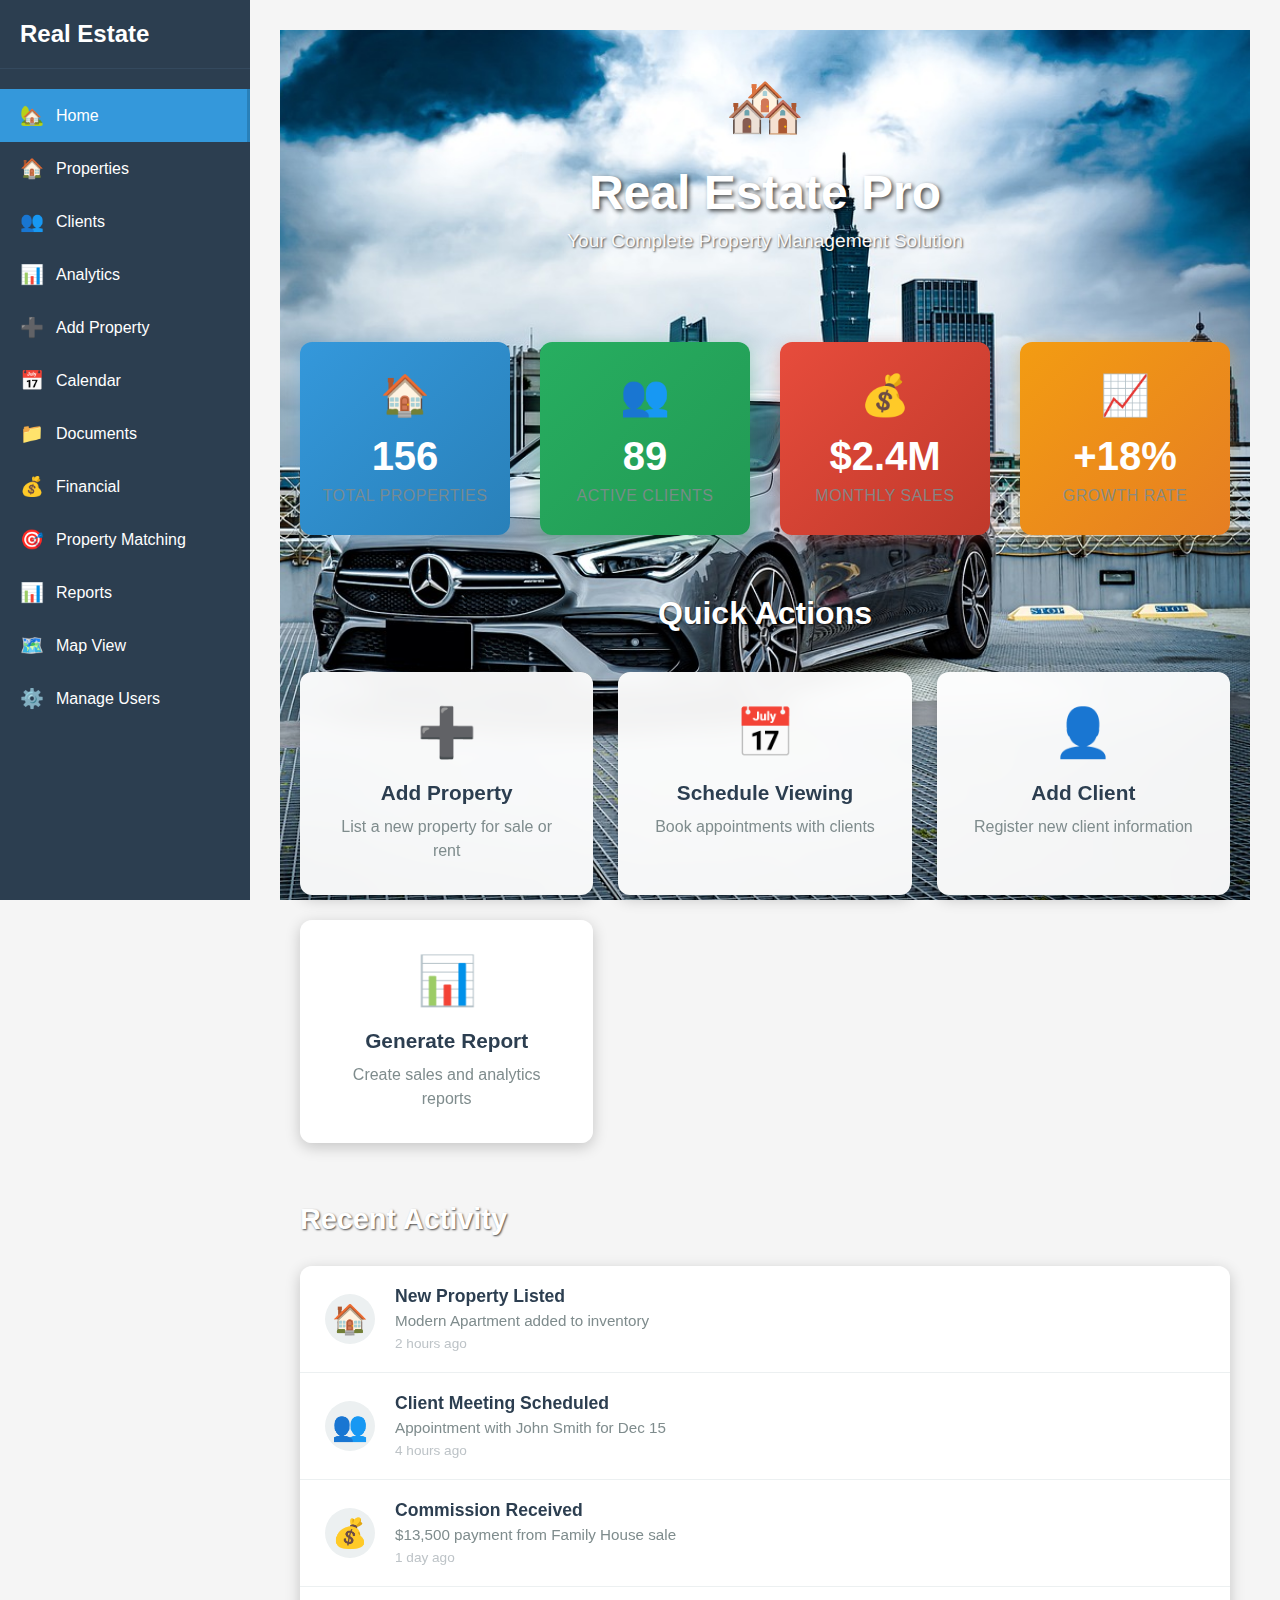
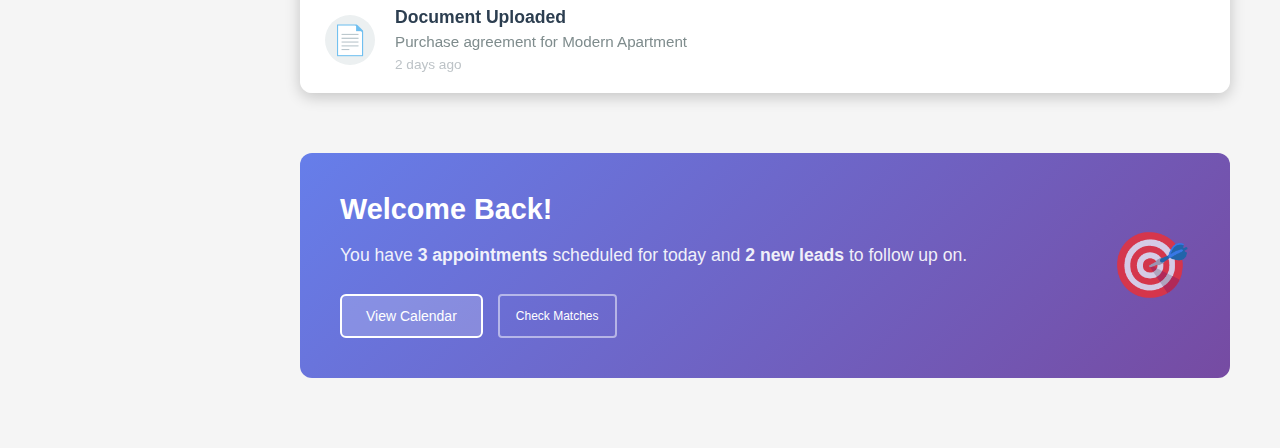
<file: index.html>
<!DOCTYPE html>
<html lang="en">

<head>
    <meta charset="UTF-8">
    <meta name="viewport" content="width=device-width, initial-scale=1.0">
    <title>Real Estate Dashboard</title>
    <link rel="stylesheet" href="styles.css">
</head>

<body>
    <div class="dashboard">
        <!-- Sidebar -->
        <nav class="sidebar">
            <div class="sidebar-header">
                <h2>Real Estate</h2>
            </div>
            <ul class="sidebar-menu">
                <li class="menu-item active" data-page="home.html">
                    <span class="icon">🏡</span>
                    Home
                </li>
                <li class="menu-item" data-page="properties.html">
                    <span class="icon">🏠</span>
                    Properties
                </li>
                <li class="menu-item" data-page="clients.html">
                    <span class="icon">👥</span>
                    Clients
                </li>
                <li class="menu-item" data-page="analytics.html">
                    <span class="icon">📊</span>
                    Analytics
                </li>
                <li class="menu-item" data-page="add-property.html">
                    <span class="icon">➕</span>
                    Add Property
                </li>
                <li class="menu-item" data-page="calendar.html">
                    <span class="icon">📅</span>
                    Calendar
                </li>
                <li class="menu-item" data-page="documents.html">
                    <span class="icon">📁</span>
                    Documents
                </li>
                <li class="menu-item" data-page="financial.html">
                    <span class="icon">💰</span>
                    Financial
                </li>
                <li class="menu-item" data-page="matching.html">
                    <span class="icon">🎯</span>
                    Property Matching
                </li>
                <li class="menu-item" data-page="reports.html">
                    <span class="icon">📊</span>
                    Reports
                </li>
                <li class="menu-item" data-page="map.html">
                    <span class="icon">🗺️</span>
                    Map View
                </li>
                <li class="menu-item" data-page="manage-users.html">
                    <span class="icon">⚙️</span>
                    Manage Users
                </li>
            </ul>
        </nav>

        <!-- Main Content -->
        <main class="main-content">
            <div id="content-container">
                <!-- Content will be loaded here dynamically -->
            </div>
        </main>
    </div>

    <!-- Location Picker Modal -->
    <div id="locationPickerModal" class="location-picker-modal">
        <div class="location-picker-content">
            <div class="location-picker-header">
                <h2>Select Property Location</h2>
                <span class="close" onclick="closeLocationPicker()">&times;</span>
            </div>
            <div class="location-picker-map" id="locationPickerMap" onclick="selectLocationOnMap(event)">
                <p>🗺️ Click anywhere on this map to select coordinates</p>
                <p>Selected coordinates will appear below</p>
                <div class="location-coordinates" id="selectedCoordinates" style="display: none;">
                    Lat: <span id="selectedLat">0</span>, Lng: <span id="selectedLng">0</span>
                </div>
            </div>
            <div class="location-picker-actions">
                <button type="button" class="btn-secondary" onclick="closeLocationPicker()">Cancel</button>
                <button type="button" class="btn-primary" onclick="confirmLocationSelection()">Use This Location</button>
            </div>
        </div>
    </div>

    <!-- Modal for Appointments -->
    <div id="appointmentModal" class="modal">
        <div class="modal-content">
            <span class="close" onclick="closeAppointmentModal()">&times;</span>
            <h2>Schedule Appointment</h2>
            <form id="appointmentForm">
                <div class="form-group">
                    <label>Appointment Type:</label>
                    <select name="type" required>
                        <option value="viewing">Property Viewing</option>
                        <option value="meeting">Client Meeting</option>
                        <option value="inspection">Property Inspection</option>
                    </select>
                </div>
                <div class="form-row">
                    <div class="form-group">
                        <label>Date:</label>
                        <input type="date" name="date" required>
                    </div>
                    <div class="form-group">
                        <label>Time:</label>
                        <input type="time" name="time" required>
                    </div>
                </div>
                <div class="form-group">
                    <label>Client:</label>
                    <select name="client" required>
                        <option value="">Select Client</option>
                        <option value="1">John Smith</option>
                        <option value="2">Sarah Johnson</option>
                    </select>
                </div>
                <div class="form-group">
                    <label>Property:</label>
                    <select name="property">
                        <option value="">Select Property</option>
                        <option value="1">Modern Apartment</option>
                        <option value="2">Family House</option>
                    </select>
                </div>
                <div class="form-actions">
                    <button type="submit" class="btn-primary">Schedule</button>
                    <button type="button" class="btn-secondary" onclick="closeAppointmentModal()">Cancel</button>
                </div>
            </form>
        </div>
    </div>

    <script src="script.js"></script>
</body>

</html>
</file>
<file: styles.css>
* {
    margin: 0;
    padding: 0;
    box-sizing: border-box;
}

body {
    font-family: -apple-system, BlinkMacSystemFont, 'Segoe UI', Roboto, Oxygen, Ubuntu, Cantarell, sans-serif;
    background-color: #f5f5f5;
    color: #333;
}

.dashboard {
    display: flex;
    min-height: 100vh;
}

/* Sidebar Styles */
.sidebar {
    width: 250px;
    background-color: #2c3e50;
    color: white;
    position: fixed;
    height: 100vh;
    overflow-y: auto;
}

.sidebar-header {
    padding: 20px;
    border-bottom: 1px solid #34495e;
}

.sidebar-header h2 {
    font-size: 1.5rem;
    font-weight: 600;
}

.sidebar-menu {
    list-style: none;
    padding: 20px 0;
}

.menu-item {
    padding: 15px 20px;
    cursor: pointer;
    transition: background-color 0.3s ease;
    display: flex;
    align-items: center;
    gap: 12px;
}

.menu-item:hover {
    background-color: #34495e;
}

.menu-item.active {
    background-color: #3498db;
    border-right: 3px solid #2980b9;
}

.menu-item .icon {
    font-size: 1.2rem;
}

/* Main Content Styles */
.main-content {
    margin-left: 250px;
    padding: 30px;
    flex: 1;
}

.content-section {
    display: none;
}

.content-section.active {
    display: block;
}

.section-header {
    display: flex;
    justify-content: between;
    align-items: center;
    margin-bottom: 30px;
}

.section-header h1 {
    font-size: 2rem;
    color: #2c3e50;
}

/* Button Styles */
.btn-primary {
    background-color: #3498db;
    color: white;
    border: none;
    padding: 12px 24px;
    border-radius: 6px;
    cursor: pointer;
    font-size: 14px;
    font-weight: 500;
    transition: background-color 0.3s ease;
}

.btn-primary:hover {
    background-color: #2980b9;
}

.btn-secondary {
    background-color: #95a5a6;
    color: white;
    border: none;
    padding: 8px 16px;
    border-radius: 4px;
    cursor: pointer;
    font-size: 12px;
    margin-right: 8px;
    transition: background-color 0.3s ease;
}

.btn-secondary:hover {
    background-color: #7f8c8d;
}

.btn-small {
    background-color: #ecf0f1;
    color: #2c3e50;
    border: 1px solid #bdc3c7;
    padding: 6px 12px;
    border-radius: 4px;
    cursor: pointer;
    font-size: 12px;
    margin-right: 4px;
    transition: all 0.3s ease;
}

.btn-small:hover {
    background-color: #d5dbdb;
}

.btn-small.danger {
    background-color: #e74c3c;
    color: white;
    border-color: #c0392b;
}

.btn-small.danger:hover {
    background-color: #c0392b;
}

/* Properties Grid */
.properties-grid {
    display: grid;
    grid-template-columns: repeat(auto-fill, minmax(350px, 1fr));
    gap: 24px;
}

.property-card {
    background: white;
    border-radius: 8px;
    box-shadow: 0 2px 8px rgba(0,0,0,0.1);
    overflow: hidden;
    transition: transform 0.3s ease, box-shadow 0.3s ease;
}

.property-card:hover {
    transform: translateY(-2px);
    box-shadow: 0 4px 16px rgba(0,0,0,0.15);
}

.property-image {
    height: 200px;
    background-color: #ecf0f1;
    display: flex;
    align-items: center;
    justify-content: center;
}

.placeholder-image {
    font-size: 4rem;
}

.property-details {
    padding: 20px;
}

.property-details h3 {
    font-size: 1.3rem;
    margin-bottom: 8px;
    color: #2c3e50;
}

.property-price {
    font-size: 1.5rem;
    font-weight: 600;
    color: #27ae60;
    margin-bottom: 16px;
}

.property-specs {
    display: flex;
    flex-wrap: wrap;
    gap: 12px;
    margin-bottom: 16px;
}

.spec {
    background-color: #ecf0f1;
    padding: 6px 12px;
    border-radius: 20px;
    font-size: 12px;
    color: #2c3e50;
}

.property-actions {
    display: flex;
    gap: 8px;
}

/* Tables */
.clients-table, .users-table {
    background: white;
    border-radius: 8px;
    box-shadow: 0 2px 8px rgba(0,0,0,0.1);
    overflow: hidden;
}

table {
    width: 100%;
    border-collapse: collapse;
}

th, td {
    padding: 16px;
    text-align: left;
    border-bottom: 1px solid #ecf0f1;
}

th {
    background-color: #f8f9fa;
    font-weight: 600;
    color: #2c3e50;
}

tr:hover {
    background-color: #f8f9fa;
}

.status {
    padding: 4px 12px;
    border-radius: 20px;
    font-size: 12px;
    font-weight: 500;
}

.status.active {
    background-color: #d5f4e6;
    color: #27ae60;
}

.status.pending {
    background-color: #fef9e7;
    color: #f39c12;
}

.role {
    padding: 4px 12px;
    border-radius: 20px;
    font-size: 12px;
    font-weight: 500;
}

.role.admin {
    background-color: #fadbd8;
    color: #e74c3c;
}

.role.agent {
    background-color: #d6eaf8;
    color: #3498db;
}

/* Analytics Grid */
.analytics-grid {
    display: grid;
    grid-template-columns: repeat(auto-fit, minmax(250px, 1fr));
    gap: 24px;
    margin-bottom: 30px;
}

.analytics-card {
    background: white;
    padding: 24px;
    border-radius: 8px;
    box-shadow: 0 2px 8px rgba(0,0,0,0.1);
}

.analytics-card h3 {
    font-size: 14px;
    color: #7f8c8d;
    margin-bottom: 12px;
    text-transform: uppercase;
    letter-spacing: 0.5px;
}

.metric {
    font-size: 2.5rem;
    font-weight: 700;
    color: #2c3e50;
    margin-bottom: 8px;
}

.metric-change {
    font-size: 14px;
    font-weight: 500;
}

.metric-change.positive {
    color: #27ae60;
}

.metric-change.negative {
    color: #e74c3c;
}

/* Form Styles */
.property-form {
    background: white;
    padding: 30px;
    border-radius: 8px;
    box-shadow: 0 2px 8px rgba(0,0,0,0.1);
    max-width: 800px;
}

.form-row {
    display: grid;
    grid-template-columns: 1fr 1fr;
    gap: 20px;
    margin-bottom: 20px;
}

.form-group {
    display: flex;
    flex-direction: column;
}

.form-group label {
    margin-bottom: 8px;
    font-weight: 500;
    color: #2c3e50;
}

.form-group input,
.form-group select,
.form-group textarea {
    padding: 12px;
    border: 1px solid #bdc3c7;
    border-radius: 4px;
    font-size: 14px;
    transition: border-color 0.3s ease;
}

.form-group input:focus,
.form-group select:focus,
.form-group textarea:focus {
    outline: none;
    border-color: #3498db;
}

.form-actions {
    display: flex;
    gap: 12px;
    margin-top: 30px;
}

/* Responsive Design */
@media (max-width: 768px) {
    .sidebar {
        width: 200px;
    }
    
    .main-content {
        margin-left: 200px;
        padding: 20px;
    }
    
    .properties-grid {
        grid-template-columns: 1fr;
    }
    
    .form-row {
        grid-template-columns: 1fr;
    }
    
    .analytics-grid {
        grid-template-columns: repeat(auto-fit, minmax(200px, 1fr));
    }
}

@media (max-width: 480px) {
    .sidebar {
        width: 100%;
        height: auto;
        position: relative;
    }
    
    .main-content {
        margin-left: 0;
        padding: 15px;
    }
    
    .section-header {
        flex-direction: column;
        align-items: flex-start;
        gap: 15px;
    }
}/* C
alendar Styles */
.calendar-container {
    background: white;
    border-radius: 8px;
    box-shadow: 0 2px 8px rgba(0,0,0,0.1);
    padding: 20px;
    margin-bottom: 30px;
}

.calendar-header {
    display: flex;
    justify-content: space-between;
    align-items: center;
    margin-bottom: 20px;
}

.calendar-grid {
    display: grid;
    grid-template-columns: repeat(7, 1fr);
    gap: 1px;
    background-color: #ecf0f1;
    border-radius: 4px;
    overflow: hidden;
}

.calendar-day {
    background: white;
    padding: 12px 8px;
    min-height: 80px;
    position: relative;
    cursor: pointer;
    transition: background-color 0.3s ease;
}

.calendar-day:hover {
    background-color: #f8f9fa;
}

.calendar-day.other-month {
    color: #bdc3c7;
    background-color: #f8f9fa;
}

.calendar-day.today {
    background-color: #3498db;
    color: white;
}

.calendar-day.has-appointment {
    background-color: #e8f5e8;
}

.appointment-dot {
    width: 6px;
    height: 6px;
    background-color: #27ae60;
    border-radius: 50%;
    position: absolute;
    bottom: 4px;
    right: 4px;
}

.appointments-list {
    background: white;
    border-radius: 8px;
    box-shadow: 0 2px 8px rgba(0,0,0,0.1);
    padding: 20px;
}

.appointment-item {
    display: flex;
    align-items: center;
    padding: 16px;
    border: 1px solid #ecf0f1;
    border-radius: 6px;
    margin-bottom: 12px;
    gap: 16px;
}

.appointment-time {
    font-weight: 600;
    color: #3498db;
    min-width: 150px;
}

.appointment-details {
    flex: 1;
}

.appointment-actions {
    display: flex;
    gap: 8px;
}

/* Documents Styles */
.documents-filter {
    margin-bottom: 20px;
}

.documents-filter select {
    padding: 8px 12px;
    border: 1px solid #bdc3c7;
    border-radius: 4px;
    background: white;
}

.documents-grid {
    display: grid;
    grid-template-columns: repeat(auto-fill, minmax(300px, 1fr));
    gap: 20px;
}

.document-card {
    background: white;
    border-radius: 8px;
    box-shadow: 0 2px 8px rgba(0,0,0,0.1);
    padding: 20px;
    display: flex;
    align-items: center;
    gap: 16px;
    transition: transform 0.3s ease;
}

.document-card:hover {
    transform: translateY(-2px);
}

.document-icon {
    font-size: 2rem;
    width: 60px;
    height: 60px;
    display: flex;
    align-items: center;
    justify-content: center;
    background-color: #ecf0f1;
    border-radius: 8px;
}

.document-info {
    flex: 1;
}

.document-info h4 {
    margin-bottom: 4px;
    color: #2c3e50;
}

.document-info p {
    color: #7f8c8d;
    font-size: 14px;
}

.document-actions {
    display: flex;
    flex-direction: column;
    gap: 8px;
}

/* Financial Styles */
.financial-overview {
    display: grid;
    grid-template-columns: repeat(auto-fit, minmax(250px, 1fr));
    gap: 20px;
    margin-bottom: 30px;
}

.financial-card {
    background: white;
    padding: 24px;
    border-radius: 8px;
    box-shadow: 0 2px 8px rgba(0,0,0,0.1);
    text-align: center;
}

.financial-card h3 {
    font-size: 14px;
    color: #7f8c8d;
    margin-bottom: 12px;
    text-transform: uppercase;
    letter-spacing: 0.5px;
}

.financial-amount {
    font-size: 2.5rem;
    font-weight: 700;
    color: #27ae60;
    margin-bottom: 8px;
}

.financial-period {
    font-size: 14px;
    color: #7f8c8d;
}

.transactions-table {
    background: white;
    border-radius: 8px;
    box-shadow: 0 2px 8px rgba(0,0,0,0.1);
    padding: 20px;
}

.transactions-table h3 {
    margin-bottom: 20px;
    color: #2c3e50;
}

/* Property Matching Styles */
.matching-filters {
    background: white;
    padding: 20px;
    border-radius: 8px;
    box-shadow: 0 2px 8px rgba(0,0,0,0.1);
    margin-bottom: 20px;
    display: flex;
    align-items: end;
    gap: 20px;
    flex-wrap: wrap;
}

.filter-group {
    display: flex;
    flex-direction: column;
    gap: 8px;
}

.filter-group label {
    font-weight: 500;
    color: #2c3e50;
}

.filter-group select,
.filter-group input {
    padding: 8px 12px;
    border: 1px solid #bdc3c7;
    border-radius: 4px;
}

#budgetRange {
    width: 200px;
}

#budgetValue {
    font-weight: 600;
    color: #27ae60;
}

.matches-results {
    background: white;
    border-radius: 8px;
    box-shadow: 0 2px 8px rgba(0,0,0,0.1);
    padding: 20px;
}

.match-item {
    display: flex;
    align-items: center;
    padding: 16px;
    border: 1px solid #ecf0f1;
    border-radius: 6px;
    margin-bottom: 12px;
    gap: 16px;
}

.match-score {
    background-color: #27ae60;
    color: white;
    padding: 8px 12px;
    border-radius: 20px;
    font-weight: 600;
    min-width: 60px;
    text-align: center;
}

.match-details {
    flex: 1;
}

.match-criteria {
    color: #27ae60;
    font-size: 14px;
    margin-top: 8px;
}

.match-actions {
    display: flex;
    gap: 8px;
}

/* Reports Styles */
.report-filters {
    background: white;
    padding: 20px;
    border-radius: 8px;
    box-shadow: 0 2px 8px rgba(0,0,0,0.1);
    margin-bottom: 20px;
}

.filter-row {
    display: flex;
    align-items: center;
    gap: 16px;
    flex-wrap: wrap;
}

.filter-row select,
.filter-row input {
    padding: 8px 12px;
    border: 1px solid #bdc3c7;
    border-radius: 4px;
}

.report-preview {
    background: white;
    border-radius: 8px;
    box-shadow: 0 2px 8px rgba(0,0,0,0.1);
    padding: 20px;
}

.report-stats {
    display: grid;
    grid-template-columns: repeat(auto-fit, minmax(200px, 1fr));
    gap: 20px;
    margin: 20px 0;
}

.stat-item {
    display: flex;
    justify-content: space-between;
    padding: 12px;
    background-color: #f8f9fa;
    border-radius: 4px;
}

.stat-label {
    color: #7f8c8d;
}

.stat-value {
    font-weight: 600;
    color: #2c3e50;
}

.report-actions {
    display: flex;
    gap: 12px;
    margin-top: 20px;
}

/* Map Styles */
.map-container {
    display: flex;
    gap: 20px;
    height: 600px;
}

.map-placeholder {
    flex: 2;
    background: white;
    border-radius: 8px;
    box-shadow: 0 2px 8px rgba(0,0,0,0.1);
    display: flex;
    flex-direction: column;
    align-items: center;
    justify-content: center;
    position: relative;
    background-image: linear-gradient(45deg, #f8f9fa 25%, transparent 25%), 
                      linear-gradient(-45deg, #f8f9fa 25%, transparent 25%), 
                      linear-gradient(45deg, transparent 75%, #f8f9fa 75%), 
                      linear-gradient(-45deg, transparent 75%, #f8f9fa 75%);
    background-size: 20px 20px;
    background-position: 0 0, 0 10px, 10px -10px, -10px 0px;
}

.map-markers {
    position: absolute;
    top: 0;
    left: 0;
    width: 100%;
    height: 100%;
}

.map-marker {
    position: absolute;
    cursor: pointer;
}

.marker-pin {
    font-size: 1.5rem;
    filter: drop-shadow(2px 2px 4px rgba(0,0,0,0.3));
}

.marker-popup {
    position: absolute;
    bottom: 100%;
    left: 50%;
    transform: translateX(-50%);
    background: white;
    padding: 8px 12px;
    border-radius: 4px;
    box-shadow: 0 2px 8px rgba(0,0,0,0.2);
    font-size: 12px;
    white-space: nowrap;
    opacity: 0;
    pointer-events: none;
    transition: opacity 0.3s ease;
}

.map-marker:hover .marker-popup {
    opacity: 1;
}

.map-sidebar {
    flex: 1;
    background: white;
    border-radius: 8px;
    box-shadow: 0 2px 8px rgba(0,0,0,0.1);
    padding: 20px;
    overflow-y: auto;
}

.map-property-list {
    display: flex;
    flex-direction: column;
    gap: 12px;
}

.map-property-item {
    padding: 16px;
    border: 1px solid #ecf0f1;
    border-radius: 6px;
    transition: background-color 0.3s ease;
}

.map-property-item:hover {
    background-color: #f8f9fa;
}

.map-property-item h4 {
    margin-bottom: 4px;
    color: #2c3e50;
}

.map-property-item p {
    color: #7f8c8d;
    margin-bottom: 8px;
}

.map-controls {
    display: flex;
    gap: 12px;
}

.map-controls select {
    padding: 8px 12px;
    border: 1px solid #bdc3c7;
    border-radius: 4px;
    background: white;
}

/* Modal Styles */
.modal {
    display: none;
    position: fixed;
    z-index: 1000;
    left: 0;
    top: 0;
    width: 100%;
    height: 100%;
    background-color: rgba(0,0,0,0.5);
}

.modal-content {
    background-color: white;
    margin: 5% auto;
    padding: 30px;
    border-radius: 8px;
    width: 90%;
    max-width: 500px;
    position: relative;
}

.close {
    position: absolute;
    right: 20px;
    top: 20px;
    font-size: 28px;
    font-weight: bold;
    cursor: pointer;
    color: #7f8c8d;
}

.close:hover {
    color: #2c3e50;
}

/* Responsive Updates */
@media (max-width: 768px) {
    .matching-filters,
    .filter-row {
        flex-direction: column;
        align-items: stretch;
    }
    
    .map-container {
        flex-direction: column;
        height: auto;
    }
    
    .map-placeholder {
        height: 400px;
    }
    
    .financial-overview {
        grid-template-columns: repeat(auto-fit, minmax(200px, 1fr));
    }
    
    .documents-grid {
        grid-template-columns: 1fr;
    }
    
    .appointment-item,
    .match-item {
        flex-direction: column;
        align-items: stretch;
        text-align: center;
    }
    
    .appointment-actions,
    .match-actions {
        justify-content: center;
    }
}/* Spla
sh Screen Styles */

/* Home page background */
#home {
    background-image: url('images/fondo1601_1280.jpg');
    background-size: cover;
    background-position: center;
    background-repeat: no-repeat;
    background-attachment: fixed;
    position: relative;
    min-height: 100vh;
}

/* Add overlay for better text readability */
#home::before {
    content: '';
    position: absolute;
    top: 0;
    left: 0;
    right: 0;
    bottom: 0;
    background: rgba(0, 0, 0, 0.4);
    z-index: 1;
}

.splash-container {
    background-image: url('images/fondo1601_1280.jpg');
    background-size: cover;
    background-position: center;
    background-repeat: no-repeat;
    background-attachment: fixed;
    position: relative;
    min-height: 100vh;
    max-width: 1200px;
    margin: 0 auto;
    padding: 0 20px;
    position: relative;
    z-index: 2;
}

.splash-header {
    text-align: center;
    margin-bottom: 50px;
    padding: 40px 0;
}

.splash-logo {
    display: inline-block;
}

.logo-icon {
    font-size: 4rem;
    margin-bottom: 20px;
}

.splash-header h1 {
    font-size: 3rem;
    color: #ffffff;
    margin-bottom: 10px;
    font-weight: 700;
    text-shadow: 2px 2px 4px rgba(0, 0, 0, 0.7);
}

.tagline {
    font-size: 1.2rem;
    color: #f8f9fa;
    margin: 0;
    text-shadow: 1px 1px 2px rgba(0, 0, 0, 0.7);
}

.splash-stats {
    display: grid;
    grid-template-columns: repeat(auto-fit, minmax(200px, 1fr));
    gap: 30px;
    margin-bottom: 60px;
}

.stat-card {
    background: linear-gradient(135deg, #3498db, #2980b9);
    color: white;
    padding: 30px 20px;
    border-radius: 12px;
    text-align: center;
    box-shadow: 0 4px 15px rgba(52, 152, 219, 0.3);
    transition: transform 0.3s ease, box-shadow 0.3s ease;
}

.stat-card:hover {
    transform: translateY(-5px);
    box-shadow: 0 8px 25px rgba(52, 152, 219, 0.4);
}

.stat-card:nth-child(2) {
    background: linear-gradient(135deg, #27ae60, #229954);
    box-shadow: 0 4px 15px rgba(39, 174, 96, 0.3);
}

.stat-card:nth-child(2):hover {
    box-shadow: 0 8px 25px rgba(39, 174, 96, 0.4);
}

.stat-card:nth-child(3) {
    background: linear-gradient(135deg, #e74c3c, #c0392b);
    box-shadow: 0 4px 15px rgba(231, 76, 60, 0.3);
}

.stat-card:nth-child(3):hover {
    box-shadow: 0 8px 25px rgba(231, 76, 60, 0.4);
}

.stat-card:nth-child(4) {
    background: linear-gradient(135deg, #f39c12, #e67e22);
    box-shadow: 0 4px 15px rgba(243, 156, 18, 0.3);
}

.stat-card:nth-child(4):hover {
    box-shadow: 0 8px 25px rgba(243, 156, 18, 0.4);
}

.stat-icon {
    font-size: 2.5rem;
    margin-bottom: 15px;
}

.stat-number {
    font-size: 2.5rem;
    font-weight: 700;
    margin-bottom: 8px;
}

.stat-label {
    font-size: 1rem;
    opacity: 0.9;
    text-transform: uppercase;
    letter-spacing: 0.5px;
}

.quick-actions {
    margin-bottom: 60px;
}

.quick-actions h2 {
    text-align: center;
    color: #ffffff;
    margin-bottom: 40px;
    font-size: 2rem;
    text-shadow: 1px 1px 2px rgba(0, 0, 0, 0.7);
}

.action-grid {
    display: grid;
    grid-template-columns: repeat(auto-fit, minmax(250px, 1fr));
    gap: 25px;
}

.action-card {
    background: rgba(255, 255, 255, 0.95);
    padding: 30px 25px;
    border-radius: 12px;
    box-shadow: 0 4px 15px rgba(0, 0, 0, 0.2);
    text-align: center;
    cursor: pointer;
    transition: all 0.3s ease;
    border: 2px solid transparent;
    backdrop-filter: blur(10px);
}

.action-card:hover {
    transform: translateY(-5px);
    box-shadow: 0 8px 25px rgba(0, 0, 0, 0.15);
    border-color: #3498db;
}

.action-icon {
    font-size: 3rem;
    margin-bottom: 20px;
    color: #3498db;
}

.action-card h3 {
    color: #2c3e50;
    margin-bottom: 10px;
    font-size: 1.3rem;
}

.action-card p {
    color: #7f8c8d;
    margin: 0;
    line-height: 1.5;
}

.recent-activity {
    margin-bottom: 60px;
}

.recent-activity h2 {
    color: #ffffff;
    margin-bottom: 30px;
    font-size: 1.8rem;
    text-shadow: 1px 1px 2px rgba(0, 0, 0, 0.7);
}

.activity-list {
    background: rgba(255, 255, 255, 0.95);
    border-radius: 12px;
    box-shadow: 0 4px 15px rgba(0, 0, 0, 0.2);
    overflow: hidden;
    backdrop-filter: blur(10px);
}

.activity-item {
    display: flex;
    align-items: center;
    padding: 20px 25px;
    border-bottom: 1px solid #ecf0f1;
    transition: background-color 0.3s ease;
}

.activity-item:last-child {
    border-bottom: none;
}

.activity-item:hover {
    background-color: #f8f9fa;
}

.activity-icon {
    font-size: 1.8rem;
    margin-right: 20px;
    width: 50px;
    height: 50px;
    display: flex;
    align-items: center;
    justify-content: center;
    background-color: #ecf0f1;
    border-radius: 50%;
}

.activity-content {
    flex: 1;
}

.activity-content h4 {
    color: #2c3e50;
    margin-bottom: 5px;
    font-size: 1.1rem;
}

.activity-content p {
    color: #7f8c8d;
    margin-bottom: 5px;
    font-size: 0.95rem;
}

.activity-time {
    color: #bdc3c7;
    font-size: 0.85rem;
}

.welcome-message {
    background: linear-gradient(135deg, #667eea 0%, #764ba2 100%);
    color: white;
    padding: 40px;
    border-radius: 12px;
    display: flex;
    align-items: center;
    justify-content: space-between;
    margin-bottom: 40px;
}

.welcome-content h2 {
    margin-bottom: 15px;
    font-size: 1.8rem;
}

.welcome-content p {
    margin-bottom: 25px;
    font-size: 1.1rem;
    opacity: 0.9;
    line-height: 1.6;
}

.welcome-actions {
    display: flex;
    gap: 15px;
}

.welcome-actions .btn-primary {
    background-color: rgba(255, 255, 255, 0.2);
    border: 2px solid white;
    color: white;
}

.welcome-actions .btn-primary:hover {
    background-color: white;
    color: #667eea;
}

.welcome-actions .btn-secondary {
    background-color: transparent;
    border: 2px solid rgba(255, 255, 255, 0.5);
    color: white;
}

.welcome-actions .btn-secondary:hover {
    background-color: rgba(255, 255, 255, 0.1);
    border-color: white;
}

.welcome-illustration {
    margin-left: 30px;
}

.illustration-icon {
    font-size: 4rem;
    opacity: 0.7;
}

/* Responsive Design for Splash Screen */
@media (max-width: 768px) {
    .splash-header h1 {
        font-size: 2.2rem;
    }
    
    .tagline {
        font-size: 1rem;
    }
    
    .splash-stats {
        grid-template-columns: repeat(auto-fit, minmax(150px, 1fr));
        gap: 20px;
    }
    
    .stat-card {
        padding: 20px 15px;
    }
    
    .stat-number {
        font-size: 2rem;
    }
    
    .action-grid {
        grid-template-columns: 1fr;
        gap: 20px;
    }
    
    .action-card {
        padding: 25px 20px;
    }
    
    .welcome-message {
        flex-direction: column;
        text-align: center;
        padding: 30px 25px;
    }
    
    .welcome-illustration {
        margin-left: 0;
        margin-top: 20px;
    }
    
    .welcome-actions {
        justify-content: center;
        flex-wrap: wrap;
    }
    
    .activity-item {
        padding: 15px 20px;
    }
    
    .activity-icon {
        width: 40px;
        height: 40px;
        font-size: 1.5rem;
        margin-right: 15px;
    }
}

@media (max-width: 480px) {
    .splash-container {
        padding: 0 15px;
    }
    
    .splash-header {
        padding: 20px 0;
        margin-bottom: 30px;
    }
    
    .splash-header h1 {
        font-size: 1.8rem;
    }
    
    .splash-stats {
        margin-bottom: 40px;
    }
    
    .quick-actions,
    .recent-activity {
        margin-bottom: 40px;
    }
    
    .quick-actions h2,
    .recent-activity h2 {
        font-size: 1.5rem;
    }
}
/* Location Helper Styles */
.location-helper {
    display: flex;
    align-items: center;
    gap: 12px;
    margin-bottom: 20px;
    padding: 15px;
    background-color: #f8f9fa;
    border-radius: 6px;
    border: 1px solid #e9ecef;
}

.form-help {
    font-size: 12px;
    color: #6c757d;
    margin-top: 4px;
    display: block;
}

.location-status {
    font-size: 14px;
    color: #28a745;
    font-weight: 500;
}

.location-status.error {
    color: #dc3545;
}

.location-status.loading {
    color: #007bff;
}

/* Location Picker Modal */
.location-picker-modal {
    display: none;
    position: fixed;
    z-index: 1001;
    left: 0;
    top: 0;
    width: 100%;
    height: 100%;
    background-color: rgba(0,0,0,0.5);
}

.location-picker-content {
    background-color: white;
    margin: 2% auto;
    padding: 20px;
    border-radius: 8px;
    width: 90%;
    max-width: 800px;
    height: 80vh;
    position: relative;
}

.location-picker-header {
    display: flex;
    justify-content: space-between;
    align-items: center;
    margin-bottom: 20px;
    padding-bottom: 10px;
    border-bottom: 1px solid #ecf0f1;
}

.location-picker-map {
    width: 100%;
    height: calc(100% - 100px);
    background: #f8f9fa;
    border-radius: 6px;
    display: flex;
    align-items: center;
    justify-content: center;
    flex-direction: column;
    border: 2px dashed #dee2e6;
    cursor: crosshair;
    position: relative;
}

.location-picker-map p {
    color: #6c757d;
    margin: 10px 0;
    text-align: center;
}

.location-coordinates {
    position: absolute;
    bottom: 10px;
    left: 10px;
    background: rgba(0,0,0,0.7);
    color: white;
    padding: 8px 12px;
    border-radius: 4px;
    font-size: 12px;
}

.location-picker-actions {
    display: flex;
    justify-content: flex-end;
    gap: 12px;
    margin-top: 20px;
}

/* Responsive adjustments */
@media (max-width: 768px) {
    .location-helper {
        flex-direction: column;
        align-items: stretch;
    }
    
    .location-helper button {
        margin-bottom: 8px;
    }
    
    .location-picker-content {
        width: 95%;
        height: 85vh;
        margin: 5% auto;
    }
}
</file>
